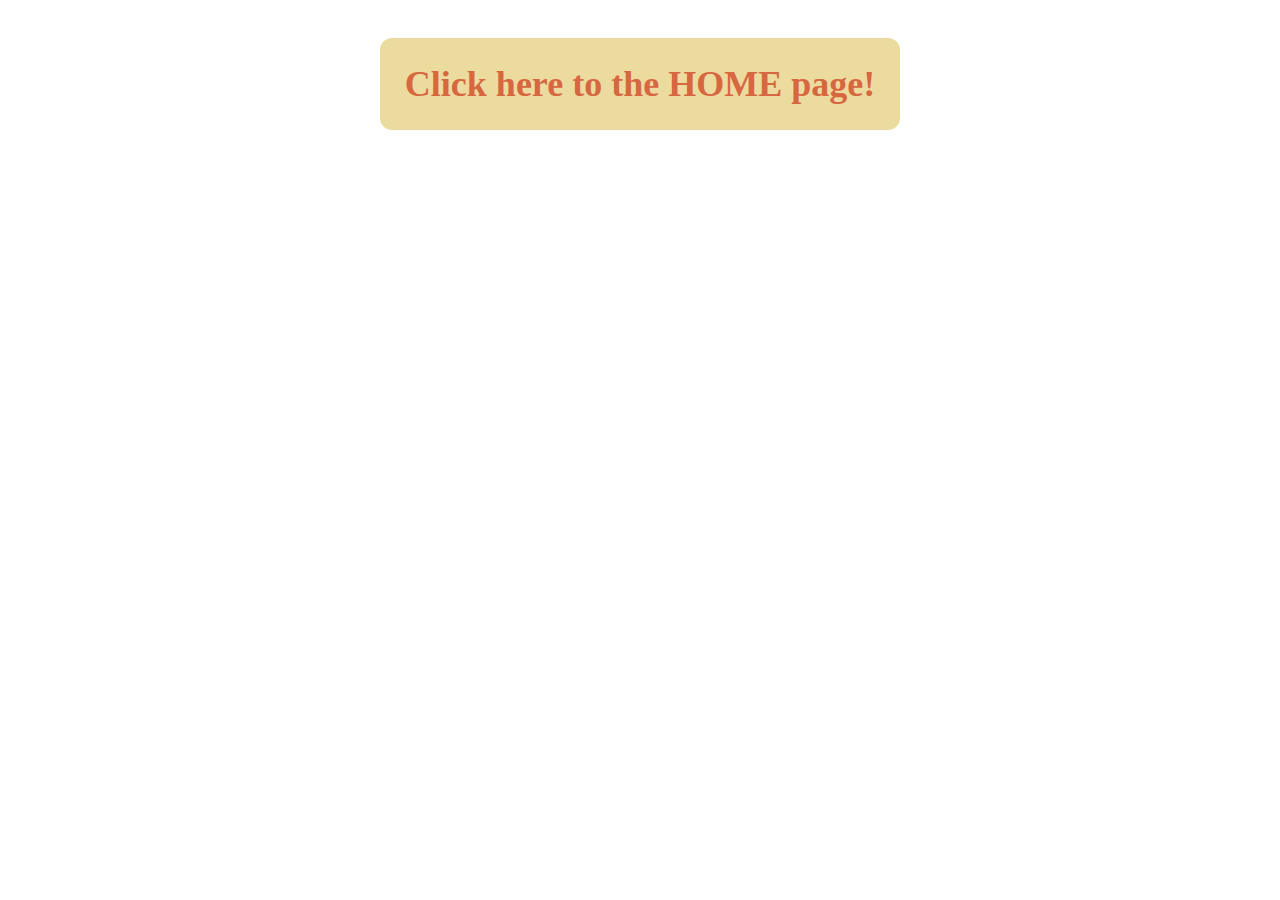
<file: index.html>
<!DOCTYPE html>
<html>
  <head>
    <title>Harmonic Collection</title>
    <link href="styles/styles.css" rel="stylesheet">
  </head>
  <body>
    <div class="home-button-layout text-center">
      <h2><a href="entry-1-1home.html" class="button-text">Click here to the HOME page!</a></h2>
    </div>
  </body>
</html>
</file>
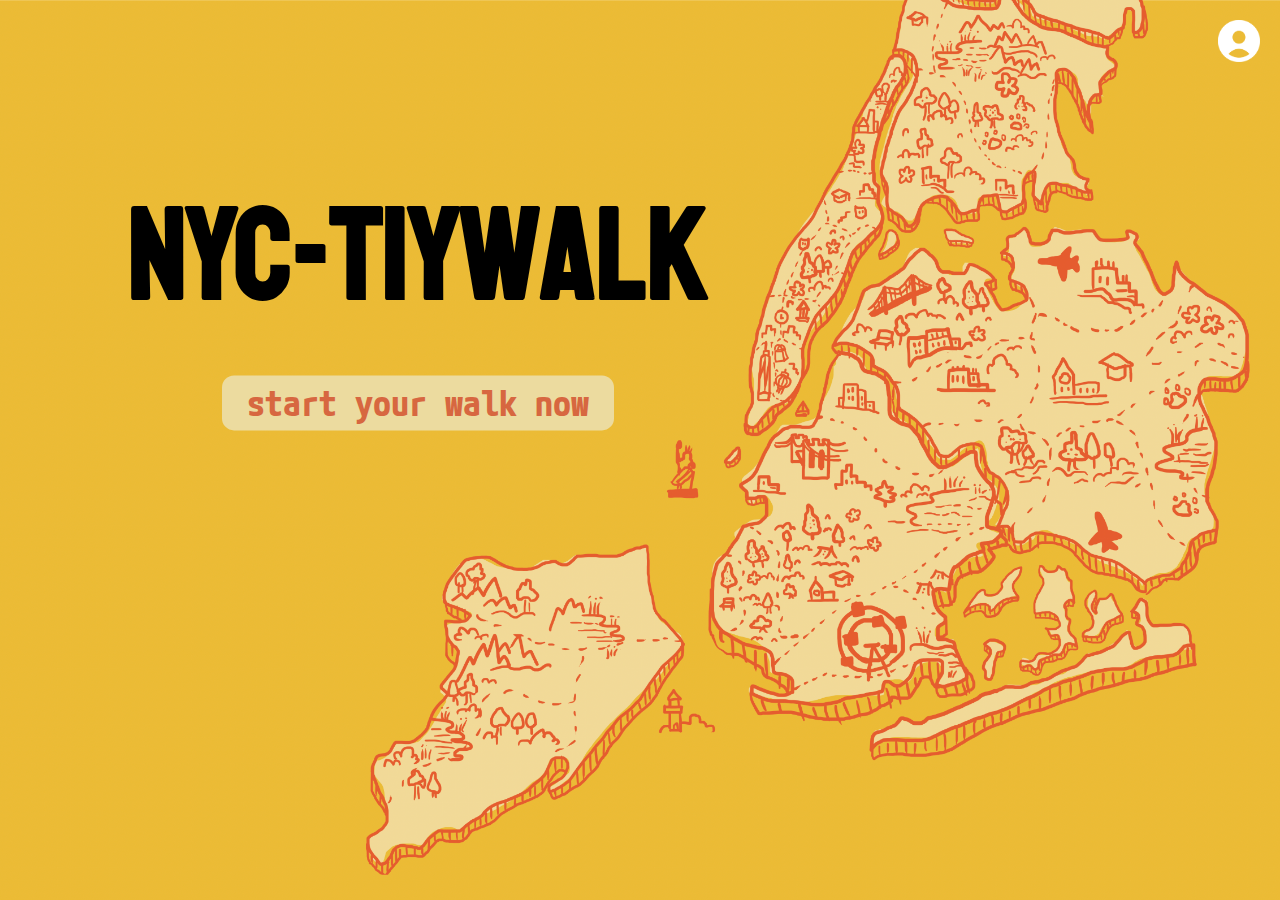
<file: entry-1-1home.html>
<!DOCTYPE html>
<html>
<head>
    <title>Entry1 NYCitywalk Home</title>
    <link href="styles/styles.css" rel="stylesheet">
    <link href="https://fonts.googleapis.com/css?family=Koulen" rel="stylesheet">
    <link href='https://fonts.googleapis.com/css?family=M PLUS Code Latin' rel='stylesheet'>
    <style>
        body {
            background-image: url("img/BG1.jpg");
            background-repeat: no-repeat;
            background-attachment: fixed;
            background-size: cover;
            background-color: #ecbc36;
            background-position: right;
        }
    </style>
</head>
  <body>
    <div class="profile-place">
        <a href="entry-?-profile.html">
        <img src="img/noun-profile-1052547.png" alt="My Profile" style="width:42px;height:42px;">
        </a>
    </div>
    <div class="home-layout-left text-center" style="line-height: 5px;">
        <h1>NYC-tiywalk</h1>
        <h2><a href="entry-1-2map.html">start your walk now</a></h2>
    </div>
  </body>
</html>
</file>
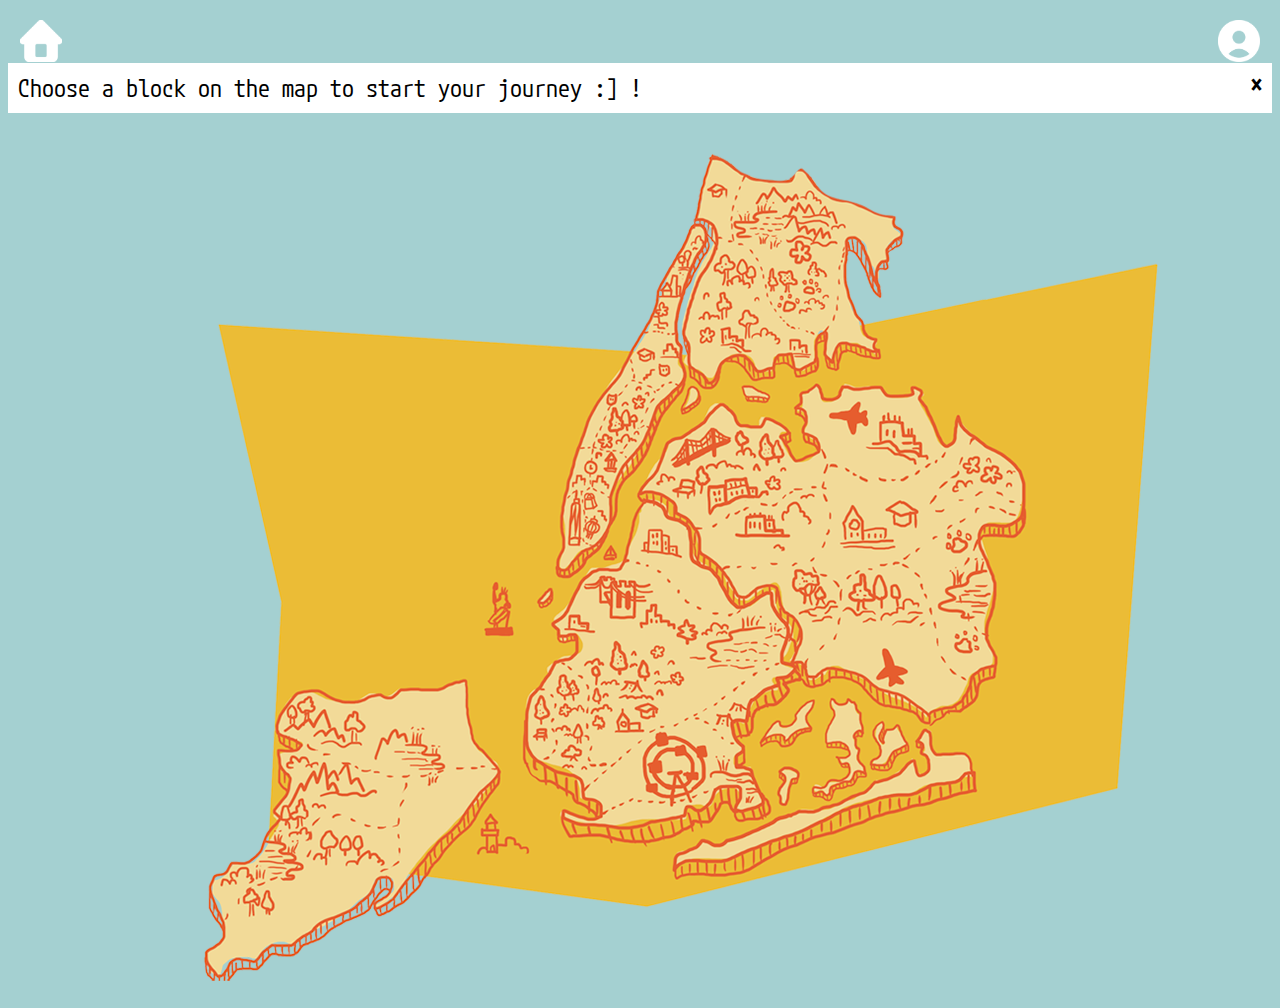
<file: entry-1-2map.html>
<!DOCTYPE html>
<html>
<head>
    <title>Entry1 NYCitywalk Map</title>
    <link href="styles/styles.css" rel="stylesheet">
    <link href="https://fonts.googleapis.com/css?family=Koulen" rel="stylesheet">
    <link href='https://fonts.googleapis.com/css?family=M PLUS Code Latin' rel='stylesheet'>
    <style>
        body {background-color: #a4d0d1;}
    </style>
</head>
  <body>
    <div class="profile-place">
        <a href="entry-?-profile.html">
        <img src="img/noun-profile-1052547.png" alt="My Profile" style="width:42px;height:42px;">
        </a>
    </div>
    <div class="home-place">
        <a href="entry-1-1home.html">
        <img src="img/home.png" alt="Home" style="width:42px;height:42px;">
        </a>
    </div>
    <div class="alert" style="margin-top: 5%;">
        <span class="closebtn" onclick="this.parentElement.style.display='none';">&times;</span> 
        Choose a block on the map to start your journey :] !
      </div>
    <img src="img/block-map.png" usemap="#image-map" style="margin-left: auto;margin-right: auto;display: block; width:auto;margin-top: 3%;">
    <map name="image-map">
        <area target="_self" alt="Queens" title="Queens" href="entry-1-3queens.html" coords="904,242,797,236,760,264,707,250,658,286,632,340,673,368,693,412,726,445,762,441,783,466,799,532,809,575,799,624,748,672,669,685,651,722,682,735,813,707,959,652,982,629,1036,361,1013,280" shape="poly">  
        <area target="_self" alt="Manhattan" title="Manhattan" href="entry-1-3manhattan.html" coords="685,73,701,94,679,144,675,189,684,225,662,258,647,295,634,319,615,338,613,360,598,391,578,416,553,430,538,420,541,338,572,235,633,132" shape="poly">
    </map>
    </map>
  </body>
</html>
</file>
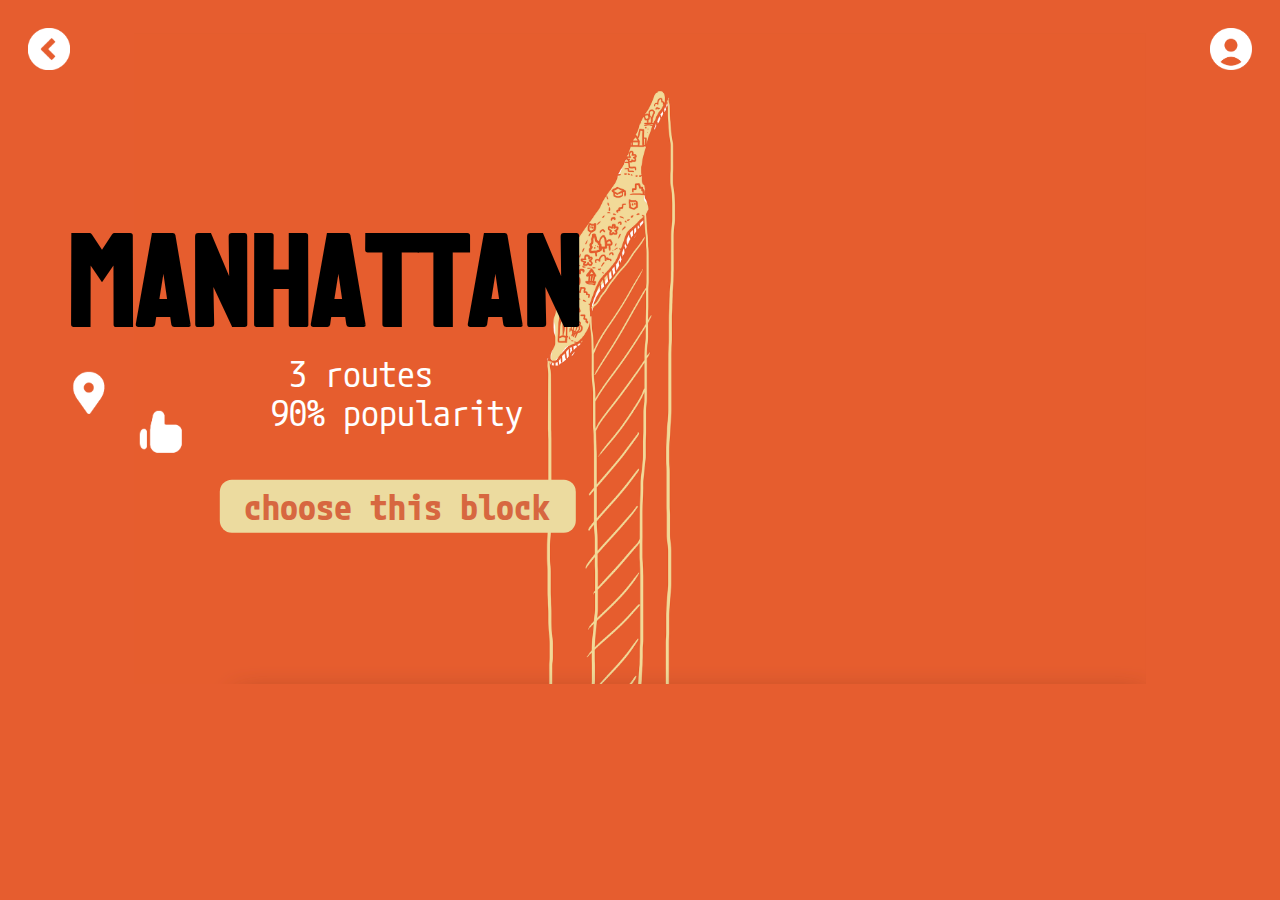
<file: entry-1-3manhattan.html>
<!DOCTYPE html>
<html>
<head>
    <title>Entry1 NYCitywalk Manhattan</title>
    <link href="styles/styles.css" rel="stylesheet">
    <link href="https://fonts.googleapis.com/css?family=Koulen" rel="stylesheet">
    <link href='https://fonts.googleapis.com/css?family=M PLUS Code Latin' rel='stylesheet'>
    <style>
        body {
            background-color: #e65d2f;
        }
    </style>
</head>
  <body>
    <div class="block-map">
        <img src="img/manhattan.jpg" alt="Manhattan Block" style="height:auto;width:80%;align-items: end;margin-top: 2%;">
        <div class="manhattan-block">
            <h1>Manhattan</h1>
            <p><img src="img/location.png" alt="Location" style="float:inline-start;width:42px;height:42px;margin-inline-end:30px;">3 routes</p>
            <p><img src="img/thumbs-up.png" alt="Thumbs Up" style="float:inline-start;width:42px;height:42px;margin-inline-end:30px;">90% popularity</p>
            <h2 style="text-align: center;"><a href=entry-4.html>choose this block</a></h2>    
        </div>
        <div class="profile-place">
            <a href="entry-?-profile.html">
            <img src="img/noun-profile-1052547.png" alt="My Profile" style="width:42px;height:42px;">
            </a>
        </div>
        <div class="home-place">
            <a href="entry-1-2map.html">
            <img src="img/back.png" alt="Back" style="width:42px;height:42px;">
            </a>
        </div>    
    </div>
  </body>
</html>
</file>
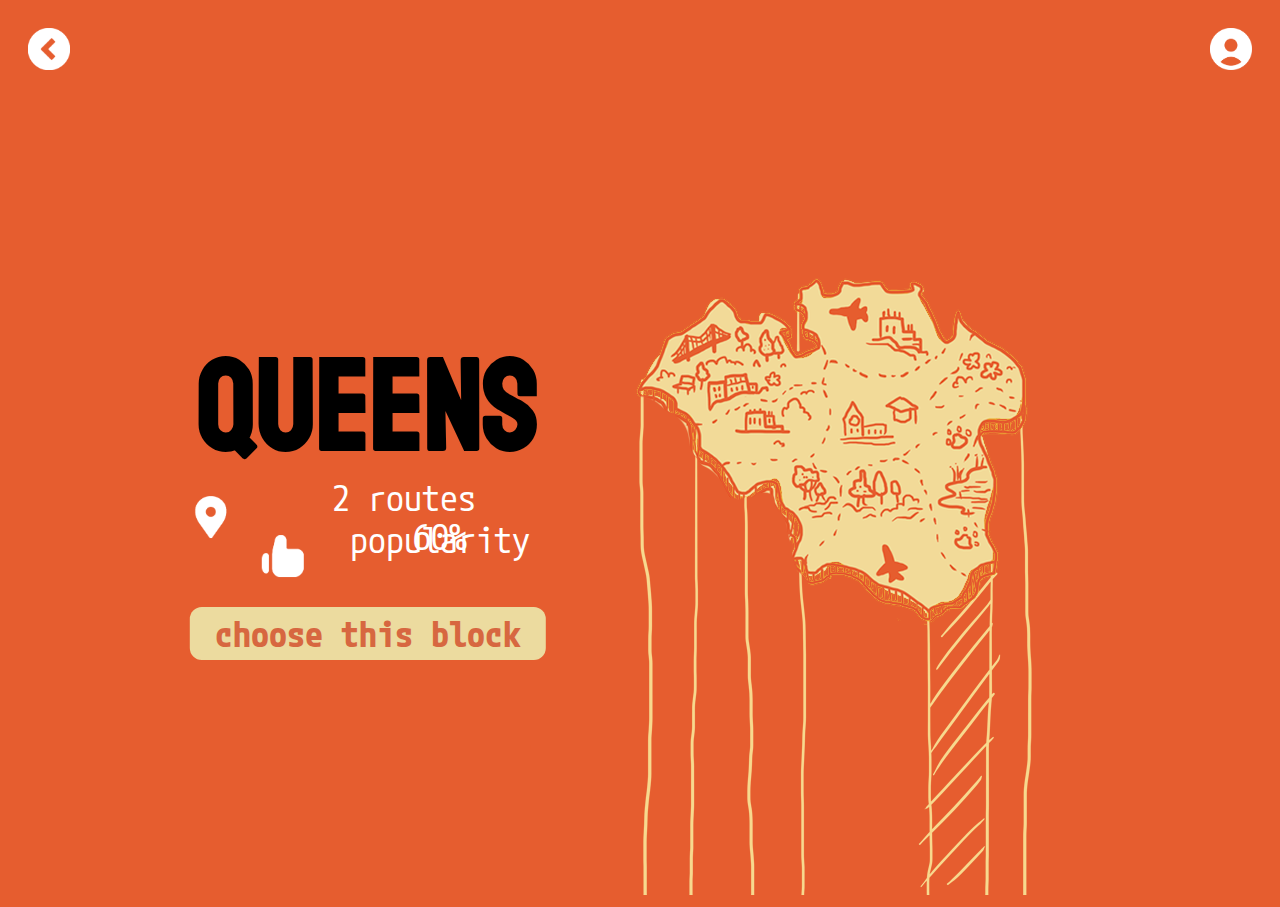
<file: entry-1-3queens.html>
<!DOCTYPE html>
<html>
<head>
    <title>Entry1 NYCitywalk Queens</title>
    <link href="styles/styles.css" rel="stylesheet">
    <link href="https://fonts.googleapis.com/css?family=Koulen" rel="stylesheet">
    <link href='https://fonts.googleapis.com/css?family=M PLUS Code Latin' rel='stylesheet'>
    <style>
        body {
            background-color: #e65d2f;
        }
    </style>
</head>
  <body>
    <div class="block-map">
        <img src="img/queens-only.png" alt="Queens Block" style="height:max-content;width: auto;margin-top:3%;">
        <div class="queens-block">
            <h1>Queens</h1>
            <p><img src="img/location.png" alt="Location" style="float:inline-start;width:42px;height:42px;margin-inline-end:30px;">2 routes</p>
            <p><img src="img/thumbs-up.png" alt="Thumbs Up" style="float:inline-start;width:42px;height:42px;margin-inline-end:30px;">60% popularity</p>
            <h2 style="text-align: center;"><a href=entry-2.html>choose this block</a></h2>    
        </div>
        <div class="profile-place">
            <a href="entry-?-profile.html">
            <img src="img/noun-profile-1052547.png" alt="My Profile" style="width:42px;height:42px;">
            </a>
        </div>
        <div class="home-place">
            <a href="entry-1-2map.html">
            <img src="img/back.png" alt="Back" style="width:42px;height:42px;">
            </a>
        </div>    
    </div>
  </body>
</html>
</file>
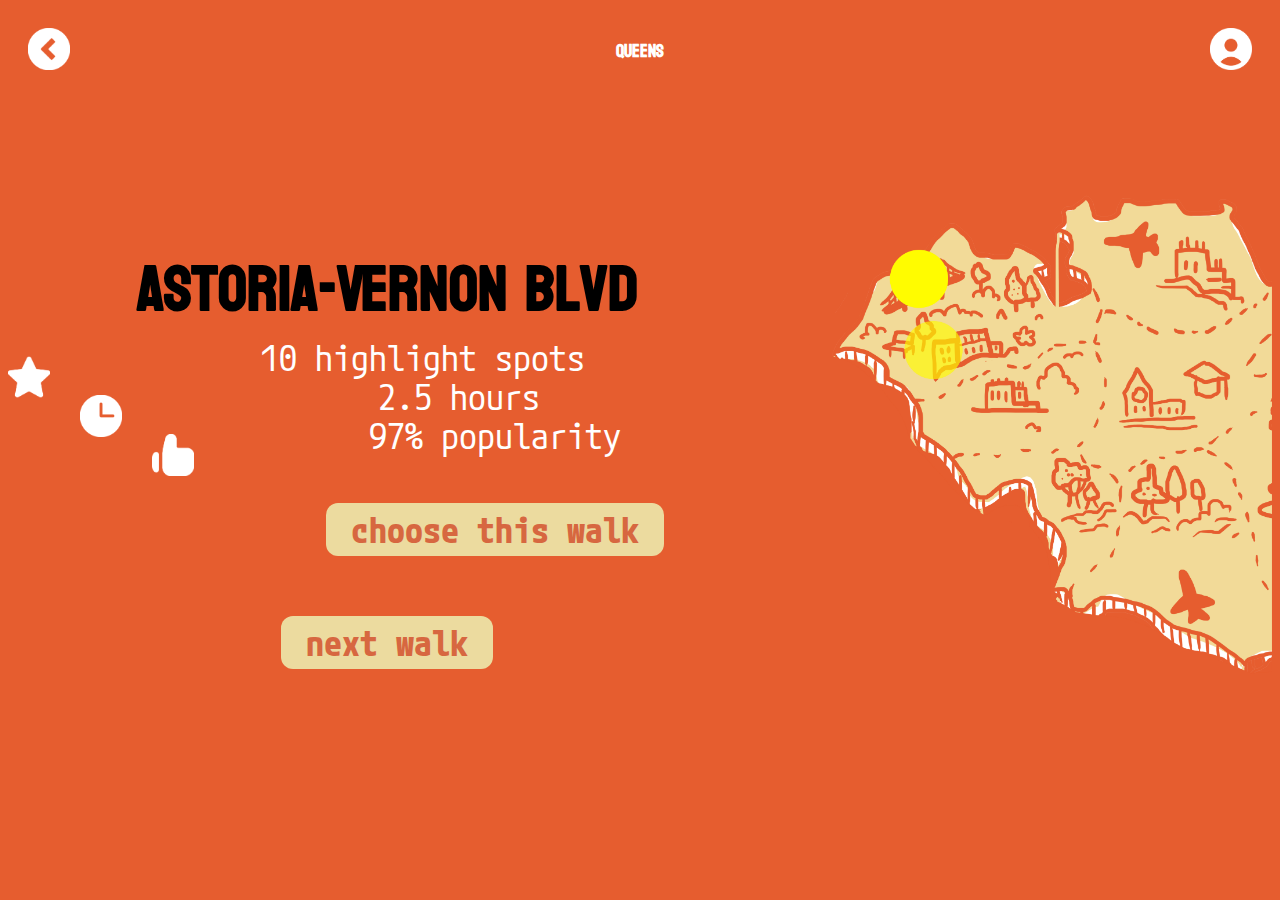
<file: entry-3.html>
<!DOCTYPE html>
<html>
  <head>
    <title>Entry3 Astoria to Vernon Blvd</title>
    <link href="styles/styles-choose-walk-page.css" rel="stylesheet">
    <link href="https://fonts.googleapis.com/css?family=Koulen" rel="stylesheet">
    <link href='https://fonts.googleapis.com/css?family=M PLUS Code Latin' rel='stylesheet'>
    <style>
        body {background-color: #e65d2f;}
    </style>
</head>
  <body>
    <body>
        <div class="sticky">
            <a href="entry-?-profile.html">
            <img src="img/noun-profile-1052547.png" alt="My Profile" style="width:42px;height:42px;position: absolute;top: 20px;right: 20px;">
            </a>
            <a href="entry-1-3queens.html">
            <img src="img/back.png" alt="Back" style="width:42px;height:42px;position:absolute;top: 20px;left: 20px;">
            </a>
            <h4 style="text-align: center;">Queens</h4>
        </div>
    <div style="overflow: auto;">
        <div class="main">
            <h3>Astoria-Vernon Blvd</h3>
            <p><img src="img/star.png" alt="Spot" style="float:inline-start;width:42px;height:42px;margin-inline-end:30px;">10 highlight spots</p>
            <p><img src="img/clock.png" alt="Time" style="float:inline-start;width:42px;height:42px;margin-inline-end:30px;">2.5 hours</p>
            <p><img src="img/thumbs-up.png" alt="Thumbs Up" style="float:inline-start;width:42px;height:42px;margin-inline-end:30px;">97% popularity</p>
            <h2><a href=entry-3-spot-intro.html>choose this walk</a></h2>    
            <h2><a href=entry-2.html>next walk</a></h2>    
        </div>
        <div class="map">
            <img src="img/a-vb.png" alt="Astoria-Vernon Blvd" style="width: 100%; height: auto;">
        </div>
    </div>
  </body>
</html>
</file>
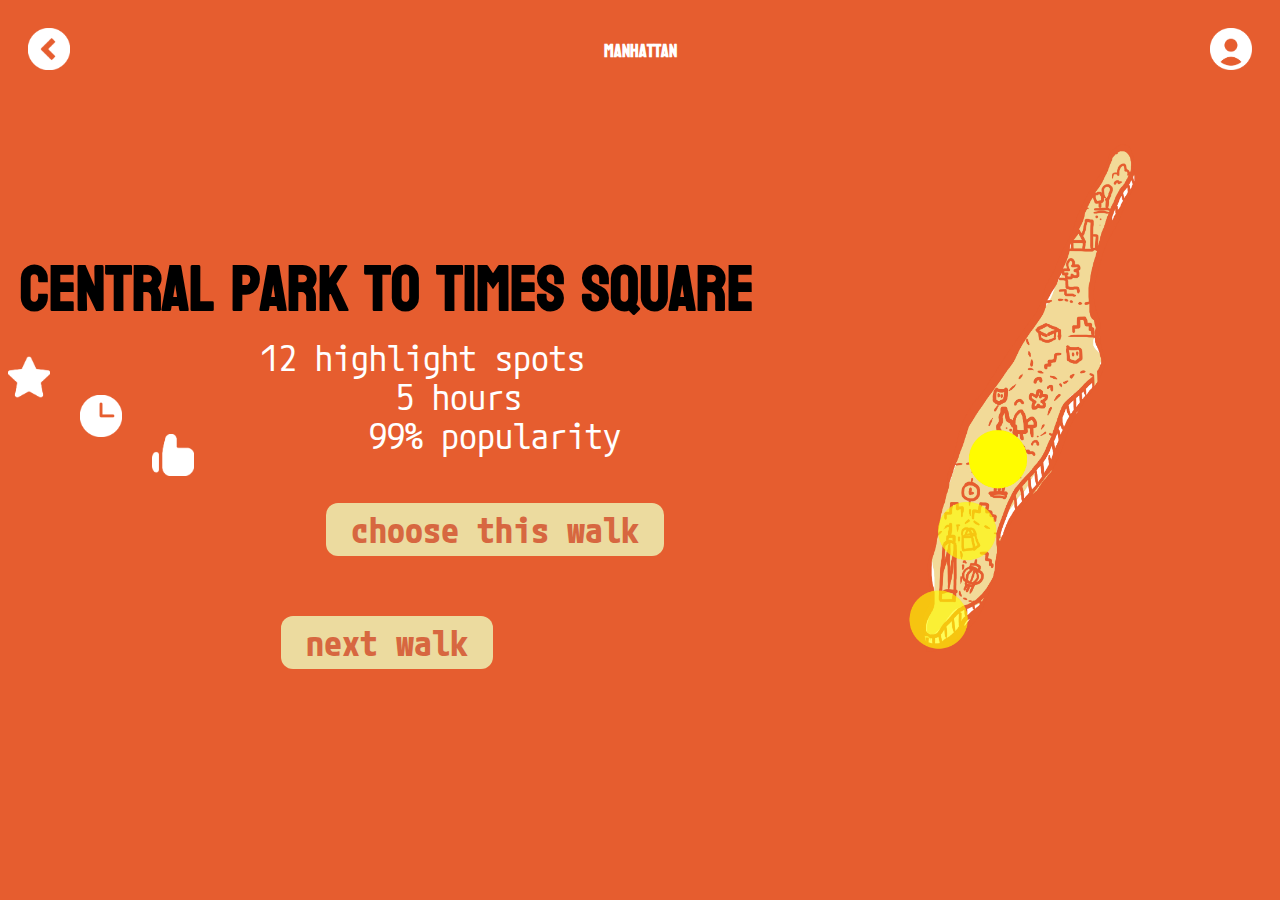
<file: entry-4.html>
<!DOCTYPE html>
<html>
  <head>
    <title>Entry4 Central Park to Times Square</title>
    <link href="styles/styles-choose-walk-page.css" rel="stylesheet">
    <link href="https://fonts.googleapis.com/css?family=Koulen" rel="stylesheet">
    <link href='https://fonts.googleapis.com/css?family=M PLUS Code Latin' rel='stylesheet'>
    <style>
        body {background-color: #e65d2f;}
    </style>
</head>
  <body>
    <body>
        <div class="sticky">
            <a href="entry-?-profile.html">
            <img src="img/noun-profile-1052547.png" alt="My Profile" style="width:42px;height:42px;position: absolute;top: 20px;right: 20px;">
            </a>
            <a href="entry-1-3manhattan.html">
            <img src="img/back.png" alt="Back" style="width:42px;height:42px;position:absolute;top: 20px;left: 20px;">
            </a>
            <h4 style="text-align: center;">Manhattan</h4>
        </div>
    <div style="overflow: auto;">
        <div class="main">
            <h3>Central Park to Times Square</h3>
            <p><img src="img/star.png" alt="Spot" style="float:inline-start;width:42px;height:42px;margin-inline-end:30px;">12 highlight spots</p>
            <p><img src="img/clock.png" alt="Time" style="float:inline-start;width:42px;height:42px;margin-inline-end:30px;">5 hours</p>
            <p><img src="img/thumbs-up.png" alt="Thumbs Up" style="float:inline-start;width:42px;height:42px;margin-inline-end:30px;">99% popularity</p>
            <h2><a href=entry-4-spot-intro.html>choose this walk</a></h2>    
            <h2><a href=entry-5.html>next walk</a></h2>    
        </div>
        <div class="map">
            <img src="img/cp-ts.png" alt="Central Park to Times Square" style="width: 100%; height: auto; margin-top: -7%;">
        </div>
    </div>
  </body>
</html>
</file>
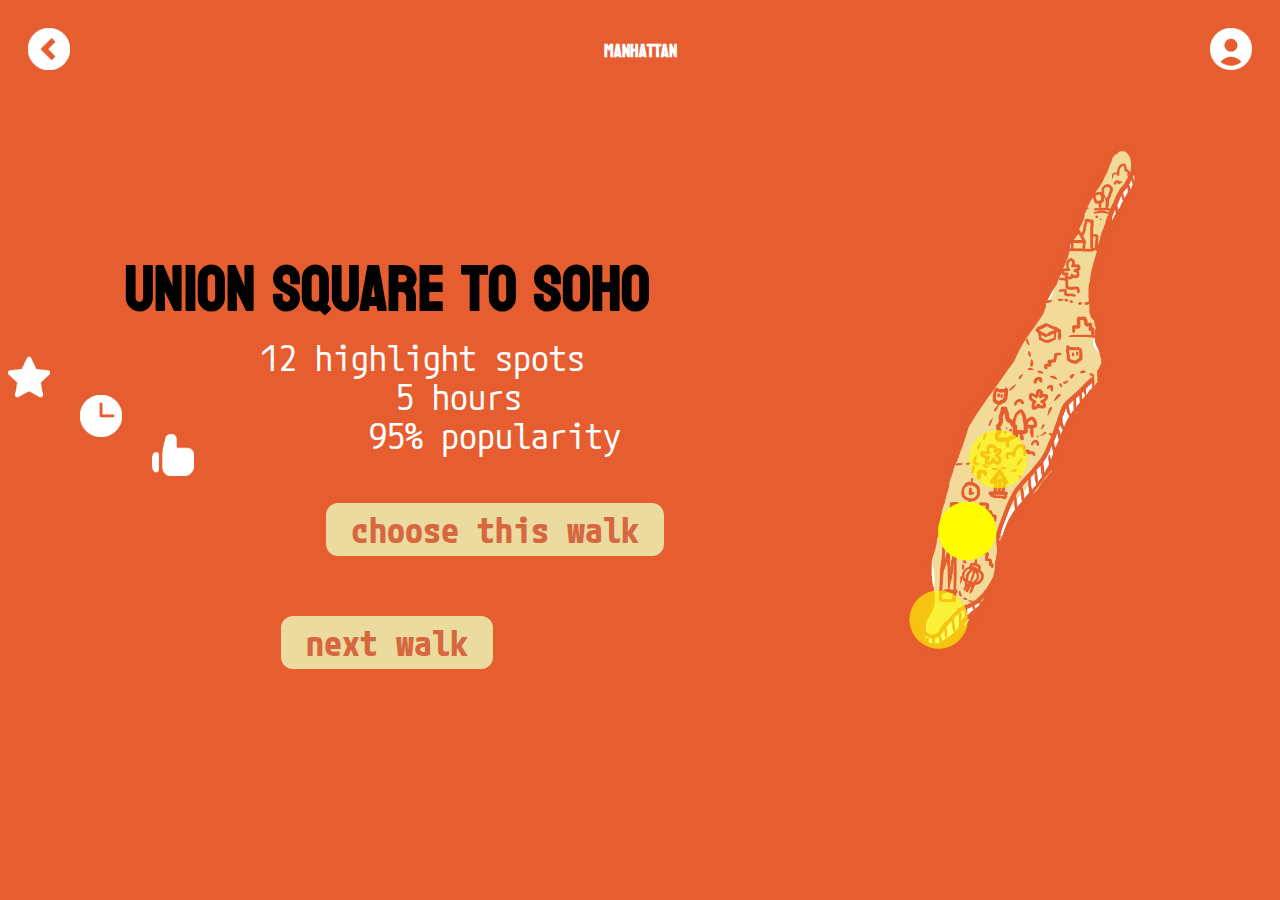
<file: entry-5.html>
<!DOCTYPE html>
<html>
  <head>
    <title>Entry5 Union Square to Soho</title>
    <link href="styles/styles-choose-walk-page.css" rel="stylesheet">
    <link href="https://fonts.googleapis.com/css?family=Koulen" rel="stylesheet">
    <link href='https://fonts.googleapis.com/css?family=M PLUS Code Latin' rel='stylesheet'>
    <style>
        body {background-color: #e65d2f;}
    </style>
</head>
  <body>
    <body>
        <div class="sticky">
            <a href="entry-?-profile.html">
            <img src="img/noun-profile-1052547.png" alt="My Profile" style="width:42px;height:42px;position: absolute;top: 20px;right: 20px;">
            </a>
            <a href="entry-1-3manhattan.html">
            <img src="img/back.png" alt="Back" style="width:42px;height:42px;position:absolute;top: 20px;left: 20px;">
            </a>
            <h4 style="text-align: center;">Manhattan</h4>
        </div>
    <div style="overflow: auto;">
        <div class="main">
            <h3>Union Square to Soho</h3>
            <p><img src="img/star.png" alt="Spot" style="float:inline-start;width:42px;height:42px;margin-inline-end:30px;">12 highlight spots</p>
            <p><img src="img/clock.png" alt="Time" style="float:inline-start;width:42px;height:42px;margin-inline-end:30px;">5 hours</p>
            <p><img src="img/thumbs-up.png" alt="Thumbs Up" style="float:inline-start;width:42px;height:42px;margin-inline-end:30px;">95% popularity</p>
            <h2><a href=entry-5-spot-intro.html>choose this walk</a></h2>    
            <h2><a href=entry-6.html>next walk</a></h2>    
        </div>
        <div class="map">
            <img src="img/us-sh.png" alt="Union Square to Soho" style="width: 100%; height: auto; margin-top: -7%;">
        </div>
    </div>
  </body>
</html>
</file>
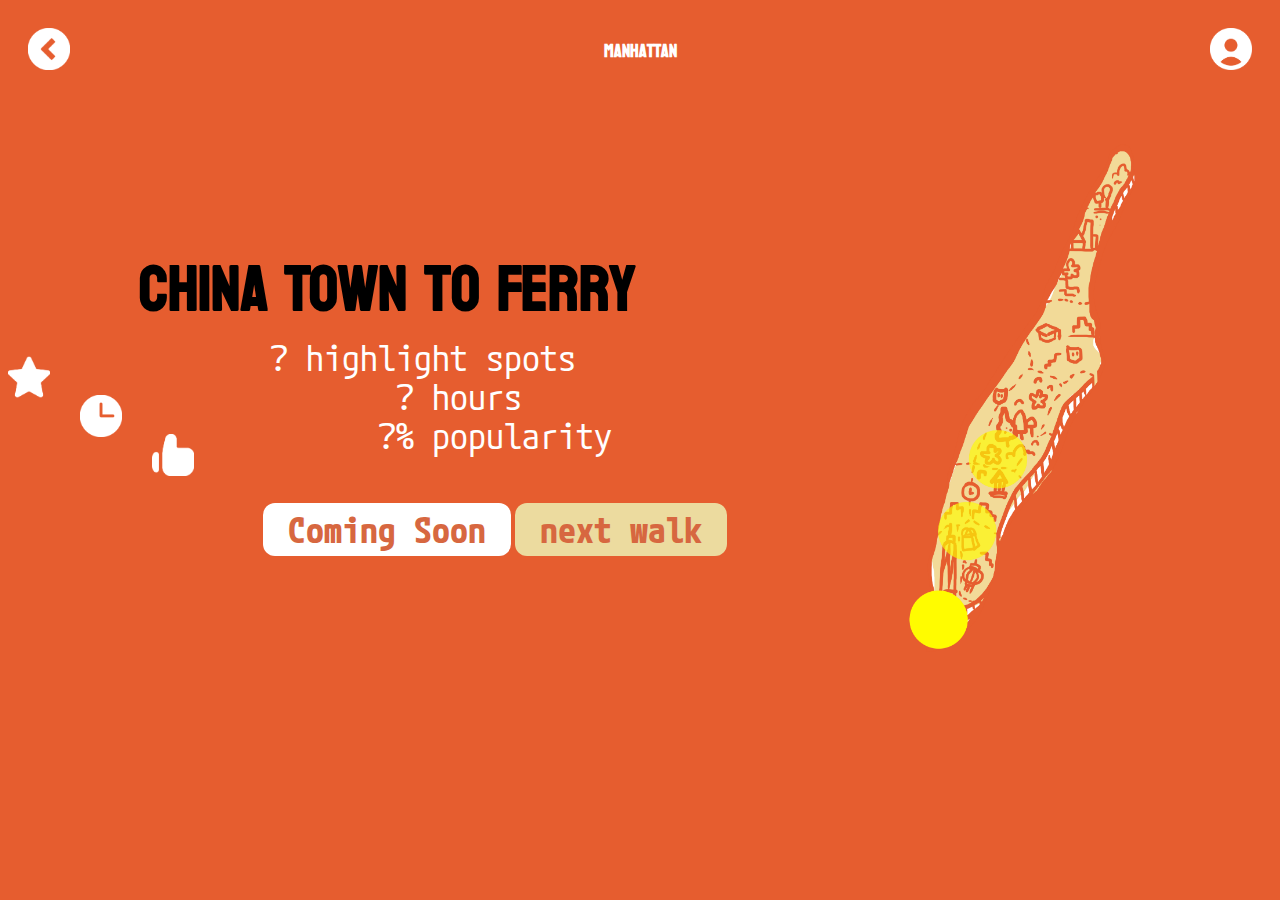
<file: entry-6.html>
<!DOCTYPE html>
<html>
  <head>
    <title>Entry6 China Town to Ferry</title>
    <link href="styles/styles-choose-walk-page.css" rel="stylesheet">
    <link href="https://fonts.googleapis.com/css?family=Koulen" rel="stylesheet">
    <link href='https://fonts.googleapis.com/css?family=M PLUS Code Latin' rel='stylesheet'>
    <style>
        body {background-color: #e65d2f;}
    </style>
</head>
  <body>
    <body>
        <div class="sticky">
            <a href="entry-?-profile.html">
            <img src="img/noun-profile-1052547.png" alt="My Profile" style="width:42px;height:42px;position: absolute;top: 20px;right: 20px;">
            </a>
            <a href="entry-1-3manhattan.html">
            <img src="img/back.png" alt="Back" style="width:42px;height:42px;position:absolute;top: 20px;left: 20px;">
            </a>
            <h4 style="text-align: center;">Manhattan</h4>
        </div>
    <div style="overflow: auto;">
        <div class="main">
            <h3>China Town to Ferry</h3>
            <p><img src="img/star.png" alt="Spot" style="float:inline-start;width:42px;height:42px;margin-inline-end:30px;">? highlight spots</p>
            <p><img src="img/clock.png" alt="Time" style="float:inline-start;width:42px;height:42px;margin-inline-end:30px;">? hours</p>
            <p><img src="img/thumbs-up.png" alt="Thumbs Up" style="float:inline-start;width:42px;height:42px;margin-inline-end:30px;">?% popularity</p>
            <h2 style="background-color: white;">Coming Soon</h2>    
            <h2><a href=entry-4.html>next walk</a></h2>    
        </div>
        <div class="map">
            <img src="img/ct-f.png" alt="China Town to Ferry" style="width: 100%; height: auto; margin-top: -7%;">
        </div>
    </div>
  </body>
</html>
</file>
<file: styles/styles.css>
h1 {
    color: rgb(0, 0, 0);
    font-family:"Koulen";
    font-size: 128px;
  }
h2 {
    color:#d76740;
    font-family: 'M PLUS Code Latin';
    font-size: 36px;
    background-color: #ecdb9f;
    display: inline-block;
    padding: 25px;
    cursor: pointer;
    border-radius: 12px;
  }
p {
    color: rgb(255, 255, 255);
    font-family: 'M PLUS Code Latin';
    font-size: 36px
  }
  h2:hover{background-color: #FFF;}
.layout-middle{position:absolute;top:50%;left:50%;transform:translate(-50%,-50%);-ms-transform:translate(-50%,-50%)}
.layout-left{position:absolute;top:50%;left:0%;transform:translate(0%,-50%);-ms-transform:translate(-0%,-50%)}
.home-layout-left{position:absolute;top:35%;left:10%;transform:translate(0%,-50%);-ms-transform:translate(-0%,-50%)}
.queens-layout-left{position:absolute;top:50%;left:13%;transform:translate(0%,-50%);-ms-transform:translate(-0%,-50%)}
.full-map-button-layout{position:absolute;top:40%;left:15%;transform:translate(0%,-50%);-ms-transform:translate(-0%,-50%)}
.text-center{text-align:center}
.location-intro{text-align: left;line-height: 5px;}
.text-black{color:#000000}
.button-text:hover{color: #ffffff;text-decoration:none;display:flex;cursor: pointer;border-radius: 12px;}:link{color: #d76740;text-decoration: none;}:visited{color: #d76740;text-decoration: none;}
.profile-place{position: absolute;top: 20px;right: 20px;}
.setting-place{position:absolute;bottom: 20px;right: 20px;}
.home-place{position:absolute;top: 20px;left: 20px;}
.block-map {
  position: relative;
  text-align: center;
}
.queens-block {
  position: absolute;
  top: 60%;
  left:20%;
  transform: translate(-20%, -60%);
  line-height: 3px;
}
.manhattan-block {
  position: absolute;
  top: 60%;
  left:8%;
  transform: translate(-8%, -60%);
  line-height: 3px;
}
div.sticky{
  position: -webkit-sticky;
  position: sticky;
  top: 0;
  padding: 3px;
  background-color: #e65d2f;
}
.alert {
  padding: 10px;
  background-color:white;
  color:#000000;
  font-family: 'M PLUS Code Latin';
  font-size: 24px;
}

.closebtn {
  margin-left: 15px;
  color: black;
  font-weight: bold;
  float: right;
  font-size: 22px;
  line-height: 20px;
  cursor: pointer;
  transition: 0.3s;
}

.closebtn:hover {
  color:#e65d2f;
}
</file>
<file: styles/styles-choose-walk-page.css>
/*stylesheet for all pages that ask users to choose a walk in a block*/
h1 {
    color: rgb(0, 0, 0);
    font-family:"Koulen";
    font-size: 128px;
  }
h2 {
    color:#d76740;
    font-family: 'M PLUS Code Latin';
    font-size: 36px;
    background-color: #ecdb9f;
    display: inline-block;
    padding: 25px;
    cursor: pointer;
    border-radius: 12px;
  }
p {
    color: rgb(255, 255, 255);
    font-family: 'M PLUS Code Latin';
    font-size: 36px
  }
h3 {
    color:#000000;
    font-family:"Koulen";
    font-size: 64px
}
h4 {
    color:white;
    font-family:"Koulen";
    font-size: 18px
}
h2:hover{background-color: #FFF;}
.layout-middle{position:absolute;top:50%;left:50%;transform:translate(-50%,-50%);-ms-transform:translate(-50%,-50%)}
.layout-left{position:absolute;top:50%;left:0%;transform:translate(0%,-50%);-ms-transform:translate(-0%,-50%)}
.home-layout-left{position:absolute;top:35%;left:10%;transform:translate(0%,-50%);-ms-transform:translate(-0%,-50%)}
.home-button-layout{position:absolute;top:50%;left:17.5%;transform:translate(0%,-50%);-ms-transform:translate(-0%,-50%)}
.queens-layout-left{position:absolute;top:50%;left:13%;transform:translate(0%,-50%);-ms-transform:translate(-0%,-50%)}
.full-map-button-layout{position:absolute;top:40%;left:15%;transform:translate(0%,-50%);-ms-transform:translate(-0%,-50%)}
.text-center{text-align:center}
.location-intro{text-align: left;line-height: 5px;}
.text-black{color:#000000}
.button-text:hover{color: #d76740;text-decoration:none;background-color: white;display:flex;cursor: pointer;border-radius: 12px;}:link{color: #d76740;text-decoration: none;}:visited{color: #d76740;text-decoration: none;}
.profile-place{position: absolute;top: 20px;right: 20px;}
.setting-place{position:absolute;bottom: 20px;right: 20px;}
.home-place{position:absolute;top: 20px;left: 20px;}
* {
  box-sizing: border-box;
}
.main {
  float: left;
  width: 60%;
  text-align: center;
  padding:0px;
  margin-top:130px;
  line-height: 3px;
}
.map {
    float: left;
    width: 40%;
    text-align:right;
    padding:auto;
    margin-top:80px;
    object-fit:cover;
  }
@media only screen and (max-width: 1000px) {
    .map, .main {
      width: 100%;
    }
  }
  div.sticky{
    position: -webkit-sticky;
    position: sticky;
    top: 0;
    padding: 3px;
    background-color: #e65d2f;
}
</file>
